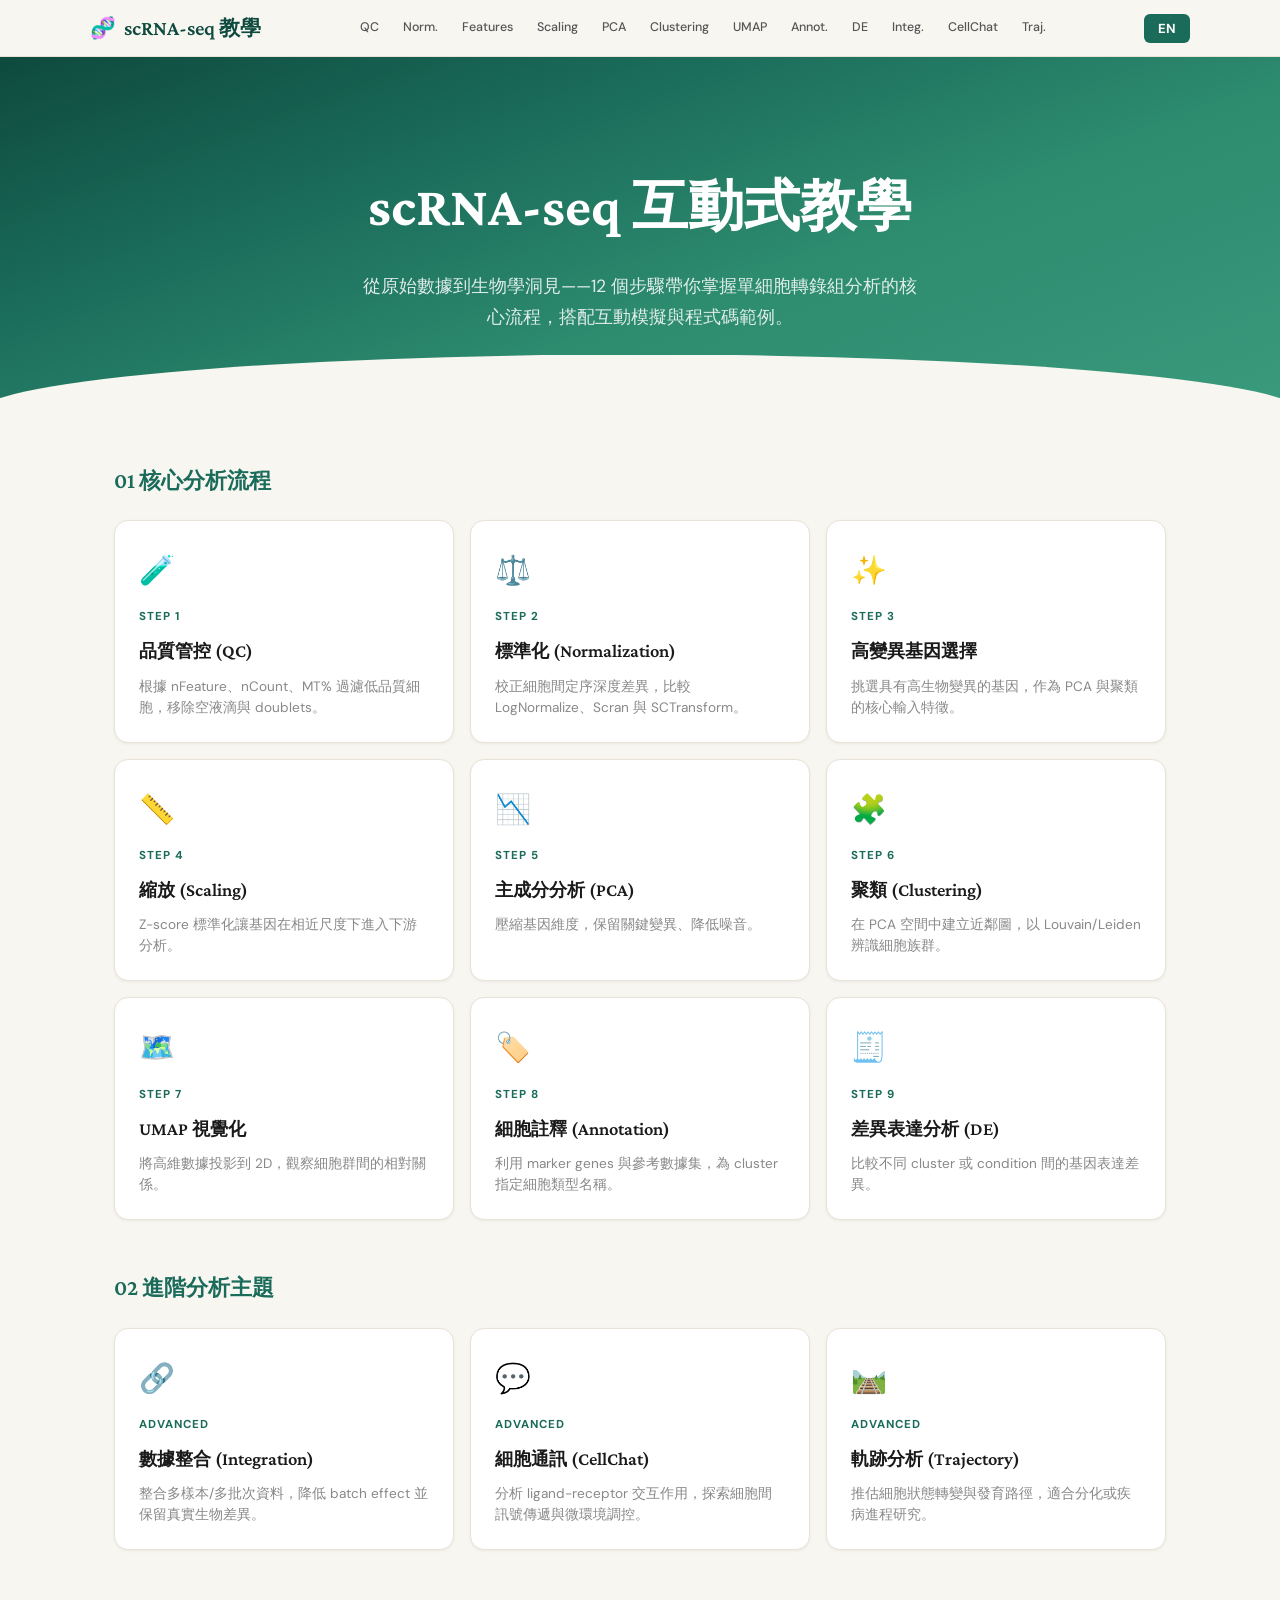
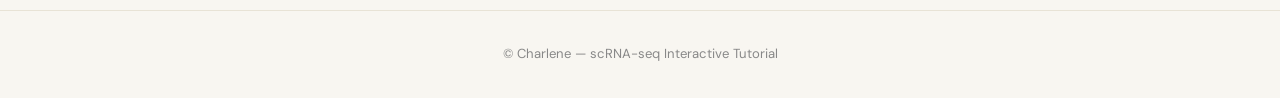
<file: index.html>
<!DOCTYPE html><html lang="zh-Hant"><head><meta charset="UTF-8"><meta name="viewport" content="width=device-width,initial-scale=1.0">
<title>scRNA-seq Interactive Tutorial</title>
<meta name="description" content="Complete bilingual scRNA-seq single-cell RNA-seq interactive tutorial.">
<link rel="stylesheet" href="styles.css"></head><body>
<nav class="top-nav"><div class="top-nav-inner">
  <a href="index.html" class="top-nav-brand"><span>🧬</span> <span data-zh="scRNA-seq 教學" data-en="scRNA-seq Tutorial">scRNA-seq 教學</span></a>
  <ul class="top-nav-links"><li><a href="qc.html">QC</a></li><li><a href="normalization.html">Norm.</a></li><li><a href="variable-features.html">Features</a></li><li><a href="scaling.html">Scaling</a></li><li><a href="pca.html">PCA</a></li><li><a href="clustering.html">Clustering</a></li><li><a href="umap.html">UMAP</a></li><li><a href="annotation.html">Annot.</a></li><li><a href="differential-expression.html">DE</a></li><li><a href="integration.html">Integ.</a></li><li><a href="cellchat.html">CellChat</a></li><li><a href="trajectory.html">Traj.</a></li></ul>
</div></nav>
<header class="hub-hero"><div style="position:relative;z-index:1;">
<h1 data-zh="scRNA-seq 互動式教學" data-en="scRNA-seq Interactive Tutorial">scRNA-seq 互動式教學</h1>
<p data-lang="zh">從原始數據到生物學洞見——12 個步驟帶你掌握單細胞轉錄組分析的核心流程，搭配互動模擬與程式碼範例。</p>
<p data-lang="en">From raw data to biological insights — master single-cell transcriptomics in 12 steps, with interactive simulations and code examples.</p>
</div></header>

<h2 class="hub-section-title"><span>01</span> <span data-zh="核心分析流程" data-en="Core Analysis Pipeline">核心分析流程</span></h2>
<div class="hub-steps-grid">
  <a href="qc.html" class="hub-card"><div class="hub-emoji">🧪</div><span class="step-num">Step 1</span><h3 data-zh="品質管控 (QC)" data-en="Quality Control (QC)">品質管控 (QC)</h3><p data-lang="zh">根據 nFeature、nCount、MT% 過濾低品質細胞，移除空液滴與 doublets。</p><p data-lang="en">Filter low-quality cells by nFeature, nCount, MT%. Remove empty droplets and doublets.</p></a>
  <a href="normalization.html" class="hub-card"><div class="hub-emoji">⚖️</div><span class="step-num">Step 2</span><h3 data-zh="標準化 (Normalization)" data-en="Normalization">標準化</h3><p data-lang="zh">校正細胞間定序深度差異，比較 LogNormalize、Scran 與 SCTransform。</p><p data-lang="en">Correct sequencing depth differences. Compare LogNormalize, Scran, and SCTransform.</p></a>
  <a href="variable-features.html" class="hub-card"><div class="hub-emoji">✨</div><span class="step-num">Step 3</span><h3 data-zh="高變異基因選擇" data-en="Variable Features (HVGs)">高變異基因選擇</h3><p data-lang="zh">挑選具有高生物變異的基因，作為 PCA 與聚類的核心輸入特徵。</p><p data-lang="en">Select genes with highest biological variation as key input features for PCA and clustering.</p></a>
  <a href="scaling.html" class="hub-card"><div class="hub-emoji">📏</div><span class="step-num">Step 4</span><h3 data-zh="縮放 (Scaling)" data-en="Scaling">縮放</h3><p data-lang="zh">Z-score 標準化讓基因在相近尺度下進入下游分析。</p><p data-lang="en">Z-score normalization gives every gene equal weight in downstream analysis.</p></a>
  <a href="pca.html" class="hub-card"><div class="hub-emoji">📉</div><span class="step-num">Step 5</span><h3 data-zh="主成分分析 (PCA)" data-en="PCA">主成分分析</h3><p data-lang="zh">壓縮基因維度，保留關鍵變異、降低噪音。</p><p data-lang="en">Compress gene dimensions — retain key variation, reduce noise.</p></a>
  <a href="clustering.html" class="hub-card"><div class="hub-emoji">🧩</div><span class="step-num">Step 6</span><h3 data-zh="聚類 (Clustering)" data-en="Clustering">聚類</h3><p data-lang="zh">在 PCA 空間中建立近鄰圖，以 Louvain/Leiden 辨識細胞族群。</p><p data-lang="en">Build neighbor graphs in PCA space. Identify cell populations via Louvain/Leiden.</p></a>
  <a href="umap.html" class="hub-card"><div class="hub-emoji">🗺️</div><span class="step-num">Step 7</span><h3 data-zh="UMAP 視覺化" data-en="UMAP Visualization">UMAP 視覺化</h3><p data-lang="zh">將高維數據投影到 2D，觀察細胞群間的相對關係。</p><p data-lang="en">Project high-dimensional data to 2D to visualize cell population relationships.</p></a>
  <a href="annotation.html" class="hub-card"><div class="hub-emoji">🏷️</div><span class="step-num">Step 8</span><h3 data-zh="細胞註釋 (Annotation)" data-en="Cell Annotation">細胞註釋</h3><p data-lang="zh">利用 marker genes 與參考數據集，為 cluster 指定細胞類型名稱。</p><p data-lang="en">Assign cell type identities to clusters using marker genes and reference datasets.</p></a>
  <a href="differential-expression.html" class="hub-card"><div class="hub-emoji">🧾</div><span class="step-num">Step 9</span><h3 data-zh="差異表達分析 (DE)" data-en="Differential Expression (DE)">差異表達分析</h3><p data-lang="zh">比較不同 cluster 或 condition 間的基因表達差異。</p><p data-lang="en">Compare gene expression differences between clusters or conditions.</p></a>
</div>

<h2 class="hub-section-title"><span>02</span> <span data-zh="進階分析主題" data-en="Advanced Topics">進階分析主題</span></h2>
<div class="hub-steps-grid">
  <a href="integration.html" class="hub-card"><div class="hub-emoji">🔗</div><span class="step-num">Advanced</span><h3 data-zh="數據整合 (Integration)" data-en="Data Integration">數據整合</h3><p data-lang="zh">整合多樣本/多批次資料，降低 batch effect 並保留真實生物差異。</p><p data-lang="en">Integrate multi-sample/multi-batch data. Remove batch effects while preserving true biology.</p></a>
  <a href="cellchat.html" class="hub-card"><div class="hub-emoji">💬</div><span class="step-num">Advanced</span><h3 data-zh="細胞通訊 (CellChat)" data-en="Cell-Cell Communication">細胞通訊</h3><p data-lang="zh">分析 ligand-receptor 交互作用，探索細胞間訊號傳遞與微環境調控。</p><p data-lang="en">Analyze ligand-receptor interactions. Explore intercellular signaling and microenvironment regulation.</p></a>
  <a href="trajectory.html" class="hub-card"><div class="hub-emoji">🛤️</div><span class="step-num">Advanced</span><h3 data-zh="軌跡分析 (Trajectory)" data-en="Trajectory / Pseudotime">軌跡分析</h3><p data-lang="zh">推估細胞狀態轉變與發育路徑，適合分化或疾病進程研究。</p><p data-lang="en">Infer cell state transitions and developmental paths for differentiation or disease progression studies.</p></a>
</div>
<div style="height:60px"></div>
<footer class="site-footer">© Charlene — scRNA-seq Interactive Tutorial</footer>
<script src="i18n.js"></script>
</body></html>
</file>
<file: styles.css>
@import url('https://fonts.googleapis.com/css2?family=Crimson+Pro:ital,wght@0,300;0,400;0,600;0,700;1,400&family=DM+Sans:ital,wght@0,400;0,500;0,600;0,700;1,400&family=JetBrains+Mono:wght@400;500&display=swap');
:root{--c-bg:#f8f6f1;--c-bg-alt:#efeade;--c-surface:#fff;--c-surface-alt:#f3f0e8;--c-ink:#1a1a1a;--c-ink-light:#555;--c-ink-muted:#888;--c-accent:#1a6b5a;--c-accent-light:#e6f4f0;--c-accent-dark:#0e4a3e;--c-highlight:#d4a03c;--c-highlight-light:#fdf3dd;--c-danger:#c0392b;--c-danger-light:#fde8e5;--c-code-bg:#1e293b;--c-code-text:#e2e8f0;--c-border:#d5cfc0;--c-border-light:#e8e3d6;--font-display:'Crimson Pro',Georgia,serif;--font-body:'DM Sans',-apple-system,sans-serif;--font-mono:'JetBrains Mono','Fira Code',monospace;--radius:8px;--radius-lg:14px;--shadow-sm:0 1px 3px rgba(0,0,0,.06);--shadow-md:0 4px 16px rgba(0,0,0,.08);--shadow-lg:0 8px 32px rgba(0,0,0,.1);--max-w:860px;--transition:.3s cubic-bezier(.4,0,.2,1)}
*,*::before,*::after{box-sizing:border-box;margin:0;padding:0}
html{scroll-behavior:smooth;font-size:16px}
body{font-family:var(--font-body);background:var(--c-bg);color:var(--c-ink);line-height:1.75;-webkit-font-smoothing:antialiased}
.top-nav{position:sticky;top:0;z-index:100;background:rgba(248,246,241,.92);backdrop-filter:blur(12px);border-bottom:1px solid var(--c-border-light);padding:0 24px}
.top-nav-inner{max-width:1100px;margin:0 auto;display:flex;align-items:center;justify-content:space-between;height:56px;gap:8px}
.top-nav-brand{font-family:var(--font-display);font-size:1.1rem;font-weight:600;color:var(--c-accent-dark);text-decoration:none;display:flex;align-items:center;gap:8px;white-space:nowrap}
.top-nav-brand span{font-size:1.3rem}
.top-nav-links{display:flex;gap:4px;list-style:none;overflow-x:auto;flex:1;justify-content:center}
.top-nav-links a{display:block;padding:6px 10px;font-size:.78rem;font-weight:500;color:var(--c-ink-light);text-decoration:none;border-radius:6px;white-space:nowrap;transition:var(--transition)}
.top-nav-links a:hover,.top-nav-links a.active{background:var(--c-accent-light);color:var(--c-accent-dark)}
.lang-toggle{background:var(--c-accent);color:#fff;border:none;border-radius:6px;padding:6px 14px;font-family:var(--font-body);font-size:.82rem;font-weight:700;cursor:pointer;white-space:nowrap;transition:var(--transition);flex-shrink:0}
.lang-toggle:hover{background:var(--c-accent-dark)}
.progress-bar-container{position:fixed;top:56px;left:0;width:100%;height:3px;background:var(--c-border-light);z-index:99}
.progress-bar{height:100%;background:linear-gradient(90deg,var(--c-accent),var(--c-highlight));width:0%;transition:width .15s ease}
.page-hero{position:relative;padding:80px 24px 60px;text-align:center;background:linear-gradient(160deg,#0e4a3e 0%,#1a6b5a 40%,#2d8b6e 100%);color:#fff;overflow:hidden}
.page-hero::before{content:'';position:absolute;top:-50%;right:-20%;width:600px;height:600px;background:radial-gradient(circle,rgba(212,160,60,.15) 0%,transparent 70%);pointer-events:none}
.page-hero .step-badge{display:inline-block;padding:4px 16px;background:rgba(255,255,255,.15);border:1px solid rgba(255,255,255,.25);border-radius:20px;font-size:.82rem;font-weight:600;letter-spacing:.5px;margin-bottom:16px}
.page-hero h1{font-family:var(--font-display);font-size:clamp(2rem,4.5vw,3rem);font-weight:700;line-height:1.2;margin-bottom:12px}
.page-hero .subtitle{font-size:1.05rem;opacity:.85;max-width:600px;margin:0 auto;line-height:1.6}
.content-wrap{max-width:var(--max-w);margin:0 auto;padding:48px 24px 80px}
.section{margin-bottom:56px;animation:fadeUp .5s ease both}
@keyframes fadeUp{from{opacity:0;transform:translateY(20px)}to{opacity:1;transform:translateY(0)}}
.section-label{display:inline-flex;align-items:center;gap:6px;font-size:.75rem;font-weight:700;text-transform:uppercase;letter-spacing:1.5px;color:var(--c-accent);margin-bottom:8px}
.section-label::before{content:'';width:18px;height:2px;background:var(--c-accent)}
.section h2{font-family:var(--font-display);font-size:1.75rem;font-weight:700;color:var(--c-ink);margin-bottom:16px;line-height:1.3}
.section h3{font-family:var(--font-display);font-size:1.3rem;font-weight:600;margin-top:32px;margin-bottom:12px}
.section p{color:var(--c-ink-light);margin-bottom:16px}
.section p strong{color:var(--c-ink);font-weight:600}
.card{background:var(--c-surface);border:1px solid var(--c-border-light);border-radius:var(--radius-lg);padding:28px;margin-bottom:20px;box-shadow:var(--shadow-sm);transition:var(--transition)}
.card:hover{box-shadow:var(--shadow-md);border-color:var(--c-border)}
.card-grid{display:grid;gap:16px}
.card-grid.cols-2{grid-template-columns:repeat(auto-fit,minmax(280px,1fr))}
.card-grid.cols-3{grid-template-columns:repeat(auto-fit,minmax(220px,1fr))}
.card-icon{width:48px;height:48px;display:flex;align-items:center;justify-content:center;font-size:1.5rem;background:var(--c-accent-light);border-radius:12px;margin-bottom:14px}
.card h4{font-family:var(--font-display);font-size:1.1rem;font-weight:600;margin-bottom:8px}
.card p{font-size:.92rem;color:var(--c-ink-light);margin-bottom:0}
.term{position:relative;font-weight:600;color:var(--c-accent-dark);border-bottom:1.5px dotted var(--c-accent);cursor:help}
.term .term-tip{display:none;position:absolute;bottom:100%;left:50%;transform:translateX(-50%);background:var(--c-code-bg);color:var(--c-code-text);padding:8px 14px;border-radius:8px;font-size:.82rem;font-weight:400;max-width:320px;white-space:normal;z-index:50;box-shadow:var(--shadow-lg);pointer-events:none;margin-bottom:6px}
.term:hover .term-tip{display:block}
.code-tabs{background:var(--c-code-bg);border-radius:var(--radius-lg);overflow:hidden;margin:20px 0;box-shadow:var(--shadow-md)}
.code-tab-btns{display:flex;background:rgba(0,0,0,.25);padding:0 12px;gap:2px}
.code-tab-btns .code-tab-btn{padding:10px 18px;background:none;border:none;color:rgba(255,255,255,.5);font-family:var(--font-mono);font-size:.8rem;cursor:pointer;border-bottom:2px solid transparent;transition:var(--transition)}
.code-tab-btns .code-tab-btn.active{color:#fff;border-bottom-color:var(--c-highlight)}
.code-tab-content{display:none;padding:20px;overflow-x:auto}
.code-tab-content.active{display:block}
.code-tab-content pre{margin:0;font-family:var(--font-mono);font-size:.85rem;line-height:1.65;color:var(--c-code-text)}
.comment{color:#6b8a7a}.func{color:#7dd3fc}.str{color:#fcd34d}.kw{color:#c084fc}.num{color:#f9a8d4}
.interactive-panel{background:var(--c-surface);border:2px solid var(--c-accent);border-radius:var(--radius-lg);padding:28px;margin:28px 0;position:relative}
.interactive-panel::before{content:'⚡ 互動';position:absolute;top:-12px;left:20px;background:var(--c-accent);color:#fff;padding:2px 14px;border-radius:10px;font-size:.75rem;font-weight:600}
.slider-group{margin:18px 0}
.slider-group label{display:flex;justify-content:space-between;font-size:.88rem;font-weight:600;margin-bottom:6px}
.slider-group label span{color:var(--c-accent);font-family:var(--font-mono)}
input[type=range]{-webkit-appearance:none;width:100%;height:6px;border-radius:3px;background:var(--c-bg-alt);outline:none}
input[type=range]::-webkit-slider-thumb{-webkit-appearance:none;width:20px;height:20px;border-radius:50%;background:var(--c-accent);cursor:pointer;box-shadow:0 2px 6px rgba(0,0,0,.2)}
.sim-stats{display:flex;gap:16px;margin:12px 0;flex-wrap:wrap}
.sim-stat{padding:8px 16px;border-radius:8px;font-size:.85rem;font-weight:600}
.sim-stat.pass{background:var(--c-accent-light);color:var(--c-accent-dark)}
.sim-stat.fail{background:var(--c-danger-light);color:var(--c-danger)}
.chart-container{position:relative;width:100%;height:360px;background:var(--c-surface-alt);border-radius:var(--radius);margin:16px 0;overflow:hidden}
.chart-container canvas{width:100%!important;height:100%!important}
.decision-tree{background:var(--c-highlight-light);border-left:4px solid var(--c-highlight);border-radius:0 var(--radius-lg) var(--radius-lg) 0;padding:24px 28px;margin:24px 0}
.decision-tree h4{font-family:var(--font-display);font-size:1.1rem;color:var(--c-ink);margin-bottom:12px}
.dt-node{display:flex;align-items:flex-start;gap:12px;padding:10px 0;font-size:.92rem}
.dt-node .dt-q{font-weight:600;color:var(--c-ink);min-width:44px}
.dt-node .dt-arrow{color:var(--c-highlight);font-weight:700}
.comp-table{width:100%;border-collapse:collapse;margin:20px 0;font-size:.9rem;background:var(--c-surface);border-radius:var(--radius-lg);overflow:hidden;box-shadow:var(--shadow-sm)}
.comp-table thead{background:var(--c-accent-dark);color:#fff}
.comp-table th{padding:14px 18px;text-align:left;font-weight:600;font-size:.85rem}
.comp-table td{padding:14px 18px;border-bottom:1px solid var(--c-border-light);color:var(--c-ink-light)}
.comp-table tr:last-child td{border-bottom:none}
.comp-table tr:nth-child(even){background:var(--c-surface-alt)}
.quiz-section{background:linear-gradient(135deg,#f0f7f5 0%,#fdf8ee 100%);border:1px solid var(--c-border);border-radius:var(--radius-lg);padding:32px;margin:40px 0}
.quiz-section h3{font-family:var(--font-display);font-size:1.2rem;margin-top:0;margin-bottom:20px;color:var(--c-accent-dark)}
.quiz-q{margin-bottom:24px;padding-bottom:24px;border-bottom:1px solid var(--c-border-light)}
.quiz-q:last-child{border-bottom:none;margin-bottom:0;padding-bottom:0}
.quiz-q p{font-weight:600;color:var(--c-ink);margin-bottom:10px}
.quiz-options{display:flex;flex-direction:column;gap:6px}
.quiz-opt{display:flex;align-items:center;gap:10px;padding:10px 16px;background:var(--c-surface);border:1px solid var(--c-border-light);border-radius:8px;cursor:pointer;font-size:.9rem;transition:var(--transition)}
.quiz-opt:hover{border-color:var(--c-accent);background:var(--c-accent-light)}
.quiz-opt.correct{background:#d1fae5;border-color:#059669}
.quiz-opt.wrong{background:#fee2e2;border-color:#dc2626}
.quiz-feedback{margin-top:8px;padding:10px 14px;border-radius:8px;font-size:.88rem;display:none}
.quiz-feedback.show{display:block}
.quiz-feedback.correct-fb{background:#d1fae5;color:#065f46}
.quiz-feedback.wrong-fb{background:#fee2e2;color:#991b1b}
.page-nav{display:flex;justify-content:space-between;gap:16px;margin-top:64px;padding-top:32px;border-top:1px solid var(--c-border-light)}
.page-nav a{flex:1;display:flex;flex-direction:column;gap:4px;padding:20px 24px;background:var(--c-surface);border:1px solid var(--c-border-light);border-radius:var(--radius-lg);text-decoration:none;transition:var(--transition)}
.page-nav a:hover{border-color:var(--c-accent);box-shadow:var(--shadow-md)}
.page-nav a .nav-dir{font-size:.75rem;font-weight:600;text-transform:uppercase;letter-spacing:1px;color:var(--c-accent)}
.page-nav a .nav-title{font-family:var(--font-display);font-size:1.05rem;font-weight:600;color:var(--c-ink)}
.page-nav a:last-child{text-align:right}
.page-nav .placeholder{flex:1}
.callout{display:flex;gap:14px;padding:20px 24px;border-radius:var(--radius-lg);margin:20px 0;font-size:.92rem}
.callout-icon{font-size:1.3rem;flex-shrink:0;margin-top:2px}
.callout.tip{background:var(--c-accent-light);border-left:4px solid var(--c-accent)}
.callout.warn{background:var(--c-highlight-light);border-left:4px solid var(--c-highlight)}
.callout.danger{background:var(--c-danger-light);border-left:4px solid var(--c-danger)}
.workflow{position:relative;padding-left:36px}
.workflow::before{content:'';position:absolute;left:14px;top:4px;bottom:4px;width:2px;background:var(--c-accent);opacity:.3}
.workflow-step{position:relative;padding:0 0 28px 20px}
.workflow-step::before{content:attr(data-step);position:absolute;left:-36px;top:0;width:30px;height:30px;background:var(--c-accent);color:#fff;border-radius:50%;display:flex;align-items:center;justify-content:center;font-size:.78rem;font-weight:700}
.workflow-step h4{font-size:1rem;margin-bottom:6px}
.workflow-step p{margin-bottom:8px}
.site-footer{text-align:center;padding:32px 24px;font-size:.82rem;color:var(--c-ink-muted);border-top:1px solid var(--c-border-light)}
.accordion-item{background:var(--c-surface);border:1px solid var(--c-border-light);border-radius:var(--radius);margin-bottom:8px;overflow:hidden}
.accordion-btn{width:100%;text-align:left;padding:16px 20px;background:none;border:none;font-family:var(--font-body);font-size:.95rem;font-weight:600;color:var(--c-ink);cursor:pointer;display:flex;justify-content:space-between;align-items:center}
.accordion-btn::after{content:'▾';color:var(--c-ink-muted);transition:var(--transition)}
.accordion-btn.open::after{transform:rotate(180deg)}
.accordion-body{padding:0 20px 16px;display:none;font-size:.9rem;color:var(--c-ink-light);line-height:1.7}
.accordion-body.open{display:block}
.hub-hero{padding:100px 24px 80px;text-align:center;background:linear-gradient(160deg,#0e4a3e 0%,#1a6b5a 30%,#2d8b6e 60%,#3a9a7c 100%);color:#fff;position:relative;overflow:hidden}
.hub-hero::after{content:'';position:absolute;bottom:-2px;left:0;right:0;height:60px;background:var(--c-bg);clip-path:ellipse(52% 100% at 50% 100%)}
.hub-hero h1{font-family:var(--font-display);font-size:clamp(2.5rem,5vw,3.5rem);font-weight:700;margin-bottom:16px}
.hub-hero p{font-size:1.1rem;opacity:.85;max-width:560px;margin:0 auto}
.hub-steps-grid{display:grid;grid-template-columns:repeat(auto-fill,minmax(260px,1fr));gap:16px;max-width:1100px;margin:0 auto;padding:0 24px}
.hub-card{display:flex;flex-direction:column;gap:8px;padding:24px;background:var(--c-surface);border:1px solid var(--c-border-light);border-radius:var(--radius-lg);text-decoration:none;color:var(--c-ink);box-shadow:var(--shadow-sm);transition:var(--transition);overflow:hidden}
.hub-card:hover{transform:translateY(-4px);box-shadow:var(--shadow-lg);border-color:var(--c-accent)}
.hub-card .step-num{font-size:.72rem;font-weight:700;letter-spacing:1px;text-transform:uppercase;color:var(--c-accent)}
.hub-card h3{font-family:var(--font-display);font-size:1.15rem;font-weight:600;margin:0}
.hub-card p{font-size:.85rem;color:var(--c-ink-muted);line-height:1.55;margin:0}
.hub-card .hub-emoji{font-size:1.8rem;margin-bottom:4px}
.hub-section-title{max-width:1100px;margin:48px auto 20px;padding:0 24px;font-family:var(--font-display);font-size:1.4rem;font-weight:600;color:var(--c-ink)}
.hub-section-title span{color:var(--c-accent)}
.toggle-row{display:flex;gap:8px;flex-wrap:wrap;margin-bottom:16px}
.toggle-btn{background:var(--c-bg-alt);color:var(--c-ink);border:none;border-radius:6px;padding:8px 16px;font-family:var(--font-body);font-size:.88rem;font-weight:600;cursor:pointer;transition:var(--transition)}
.toggle-btn.active{background:var(--c-accent);color:#fff}
.toggle-btn-sm{padding:6px 12px;font-size:.82rem}
@media(max-width:768px){.top-nav-links{display:none}.page-hero{padding:60px 20px 40px}.content-wrap{padding:32px 18px 60px}.page-nav{flex-direction:column}.card-grid.cols-3{grid-template-columns:1fr}.comp-table{font-size:.82rem}.comp-table th,.comp-table td{padding:10px 12px}}
</file>
